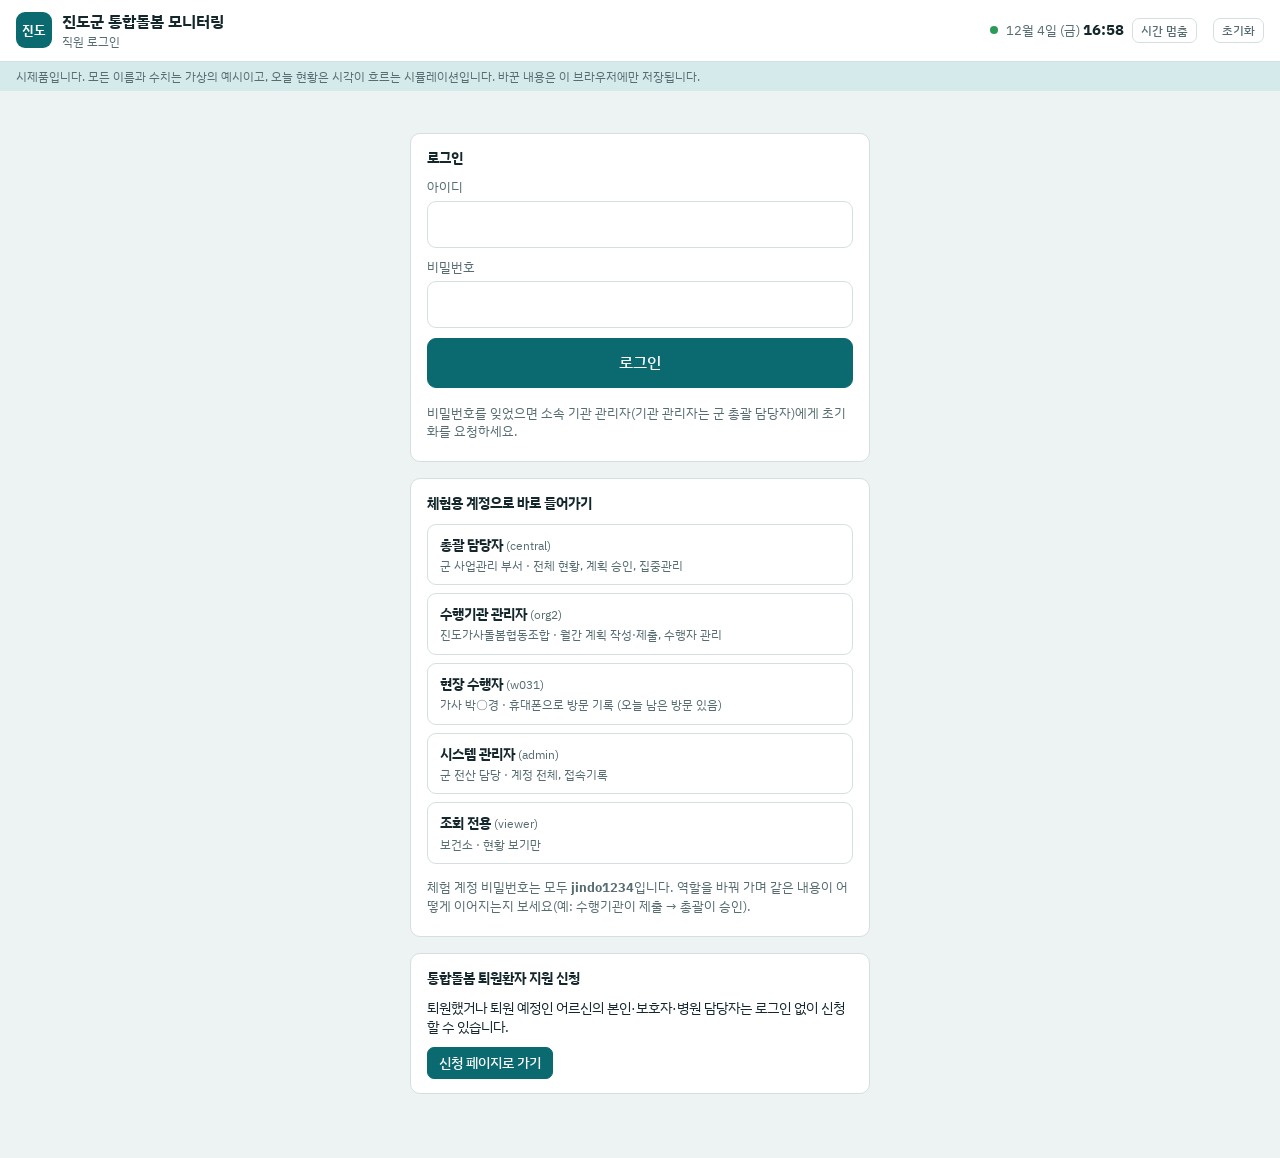
<file: index.html>
<!doctype html><html lang="ko"><head><meta charset="utf-8"><meta http-equiv="refresh" content="0; url=prototype/"><title>진도 통합돌봄 시스템</title></head><body><p><a href="prototype/">시제품으로 이동</a></p></body></html>
</file>
<file: prototype/assets/style.css>
:root{padding-top:env(safe-area-inset-top,0px);padding-bottom:env(safe-area-inset-bottom,0px)}
*,*::before,*::after{box-sizing:border-box}
body{margin:0;font-size:14px}
img{max-width:100%}
[hidden]{display:none!important}
/* Layout: 상단 고정 바(브랜드·탭·시계) → 각 화면은 요약 지표 → 상세(달력/표) → 우측 알림 레일 순 */
:root{
  --bg:#edf2f2;--surface:#ffffff;--surface2:#f4f8f8;--ink:#14272c;--muted:#566c71;--faint:#8b9ea2;--line:#d5dfe0;
  --accent:#0b6970;--accent-ink:#ffffff;--accent-weak:#d5eaea;
  --st-plan:#9cadb1;--st-prog:#2f6fdb;--st-done:#2e9a5a;--st-late:#e08a00;--st-miss:#d33b3b;--st-cancel:#66757a;
  --h0:#2e9a5a;--h1:#e3a21a;--h2:#d33b3b;
  --s0:#2f78c4;--s1:#8b5fbf;--s2:#de8a1f;--s3:#cc4f86;--s4:#3a9a5b;--s5:#36a3ba;--s6:#b5523a;
  --shadow:0 8px 30px rgba(15,40,45,.18);
  --font:"IBM Plex Sans KR","Apple SD Gothic Neo","Malgun Gothic",system-ui,sans-serif;
}
@media (prefers-color-scheme:dark){:root:not([data-theme="light"]){
  --bg:#0e191b;--surface:#152429;--surface2:#1a2c31;--ink:#e2edee;--muted:#9bb0b4;--faint:#6b8287;--line:#293e43;
  --accent:#52c2c8;--accent-ink:#0b1c1e;--accent-weak:#173a3e;
  --st-plan:#5f7276;--st-prog:#5b93ff;--st-done:#4cbf7c;--st-late:#f0a42a;--st-miss:#ff6b6b;--st-cancel:#8a979a;
  --h0:#4cbf7c;--h1:#f0b93a;--h2:#ff6b6b;
  --s0:#5b9be0;--s1:#a885d6;--s2:#efa041;--s3:#e0739f;--s4:#5cba7b;--s5:#55bfd4;--s6:#d97a5f;
  --shadow:0 8px 30px rgba(0,0,0,.5);color-scheme:dark}}
:root[data-theme="dark"]{
  --bg:#0e191b;--surface:#152429;--surface2:#1a2c31;--ink:#e2edee;--muted:#9bb0b4;--faint:#6b8287;--line:#293e43;
  --accent:#52c2c8;--accent-ink:#0b1c1e;--accent-weak:#173a3e;
  --st-plan:#5f7276;--st-prog:#5b93ff;--st-done:#4cbf7c;--st-late:#f0a42a;--st-miss:#ff6b6b;--st-cancel:#8a979a;
  --h0:#4cbf7c;--h1:#f0b93a;--h2:#ff6b6b;
  --s0:#5b9be0;--s1:#a885d6;--s2:#efa041;--s3:#e0739f;--s4:#5cba7b;--s5:#55bfd4;--s6:#d97a5f;
  --shadow:0 8px 30px rgba(0,0,0,.5);color-scheme:dark}
*{box-sizing:border-box}
body{background:var(--bg);color:var(--ink);font-family:var(--font);font-size:14px;line-height:1.45}
body::before{content:"";position:fixed;inset:0 0 auto;height:env(safe-area-inset-top,0px);z-index:30;background:var(--surface)}
button,select,input,textarea{font:inherit;color:inherit}
.num{font-variant-numeric:tabular-nums}
.top{position:sticky;top:env(safe-area-inset-top,0px);z-index:20;background:var(--surface);border-bottom:1px solid var(--line);
  padding-left:max(16px,env(safe-area-inset-left,0px));padding-right:max(16px,env(safe-area-inset-right,0px));padding-block:10px;
  display:flex;flex-wrap:wrap;align-items:center;gap:10px 24px}
.brand{display:flex;align-items:center;gap:10px;min-width:0}
.mark{width:36px;height:36px;border-radius:9px;background:var(--accent);color:var(--accent-ink);display:grid;place-items:center;font-weight:700;font-size:13px;letter-spacing:.02em;flex:none}
.brand h1{margin:0;font-size:16px;font-weight:700;text-wrap:balance}
.brand p{margin:0;font-size:12px;color:var(--muted)}
.tabs{display:flex;gap:4px;background:var(--surface2);border:1px solid var(--line);border-radius:9px;padding:3px}
.tabs button{border:0;background:transparent;padding:6px 14px;border-radius:6px;cursor:pointer;font-weight:600;color:var(--muted)}
.tabs button[aria-selected="true"]{background:var(--accent);color:var(--accent-ink)}
.tabs button .cnt{display:inline-block;margin-left:5px;min-width:18px;padding:0 5px;border-radius:9px;background:var(--st-miss);color:#fff;font-size:11px;line-height:17px}
.clock{margin-left:auto;display:flex;align-items:center;gap:8px;font-size:13px;color:var(--muted)}
.clock b{color:var(--ink);font-size:15px}
.live{width:8px;height:8px;border-radius:50%;background:var(--st-done);box-shadow:0 0 0 0 var(--st-done);animation:pulse 2s infinite}
.live.off{background:var(--faint);animation:none}
@keyframes pulse{0%{box-shadow:0 0 0 0 color-mix(in srgb,var(--st-done) 60%,transparent)}70%{box-shadow:0 0 0 7px transparent}100%{box-shadow:0 0 0 0 transparent}}
@media (prefers-reduced-motion:reduce){.live{animation:none}}
.btn{border:1px solid var(--line);background:var(--surface);padding:5px 11px;border-radius:7px;cursor:pointer;font-weight:500}
.btn:hover{border-color:var(--accent)}
.btn.pri{background:var(--accent);border-color:var(--accent);color:var(--accent-ink)}
.btn.sm{padding:3px 8px;font-size:12px}
:focus-visible{outline:2px solid var(--accent);outline-offset:2px}
.proto{padding-left:max(16px,env(safe-area-inset-left,0px));padding-right:max(16px,env(safe-area-inset-right,0px));padding-block:6px;font-size:12px;color:var(--muted);background:var(--accent-weak)}
main{padding-left:max(16px,env(safe-area-inset-left,0px));padding-right:max(16px,env(safe-area-inset-right,0px));padding-block:18px 40px;max-width:1500px;margin:0 auto;display:flex;flex-direction:column;gap:16px}
.vhead{display:flex;flex-wrap:wrap;align-items:center;gap:10px 16px}
.vhead h2{margin:0;font-size:20px;font-weight:700;text-wrap:balance}
.vhead .sub{color:var(--muted);font-size:13px}
.nav{display:flex;align-items:center;gap:6px}
.seg{display:flex;flex-wrap:wrap;gap:4px}
.seg button{border:1px solid var(--line);background:var(--surface);padding:5px 11px;border-radius:999px;cursor:pointer;font-size:13px}
.seg button[aria-pressed="true"]{background:var(--ink);color:var(--bg);border-color:var(--ink)}
.panel{background:var(--surface);border:1px solid var(--line);border-radius:10px;padding:14px 16px;min-width:0}
.panel h3{margin:0 0 10px;font-size:14px;font-weight:700;display:flex;align-items:center;gap:8px;flex-wrap:wrap}
.panel h3 small{font-weight:400;color:var(--muted);font-size:12px}
.label{font-size:11px;letter-spacing:.06em;color:var(--muted);text-transform:uppercase}
.grid2{display:grid;grid-template-columns:repeat(2,minmax(0,1fr));gap:16px}
@media (max-width:980px){.grid2{grid-template-columns:minmax(0,1fr)}}
.kpis{display:grid;grid-template-columns:repeat(auto-fit,minmax(118px,1fr));gap:10px}
.kpi{background:var(--surface);border:1px solid var(--line);border-radius:10px;padding:10px 12px;display:flex;flex-direction:column;gap:2px}
.kpi .v{font-size:24px;font-weight:700;font-variant-numeric:tabular-nums;line-height:1.15}
.kpi .k{font-size:12px;color:var(--muted);display:flex;align-items:center;gap:6px}
.kpi .d{font-size:12px;color:var(--muted)}
.dot{width:8px;height:8px;border-radius:50%;display:inline-block;flex:none;background:var(--c)}
.svccards{display:grid;grid-template-columns:repeat(7,minmax(0,1fr));gap:10px}
@media (max-width:1200px){.svccards{grid-template-columns:repeat(4,minmax(0,1fr))}}
@media (max-width:640px){.svccards{grid-template-columns:repeat(2,minmax(0,1fr))}}
.svccard{background:var(--surface);border:1px solid var(--line);border-top:3px solid var(--c);border-radius:10px;padding:10px 12px;display:flex;flex-direction:column;gap:3px;min-width:0}
.svccard .n{font-weight:700;font-size:14px}
.svccard .vd{font-size:11px;color:var(--muted);white-space:nowrap;overflow:hidden;text-overflow:ellipsis}
.svccard .v{font-size:22px;font-weight:700;font-variant-numeric:tabular-nums}
.svccard .row{display:flex;justify-content:space-between;font-size:12px;color:var(--muted);font-variant-numeric:tabular-nums}
.svccard .row b{color:var(--ink);font-weight:600}
.chartwrap{overflow-x:auto}
.chartwrap svg{display:block;width:100%;min-width:560px;height:auto}
.chartwrap text{fill:var(--muted);font-size:11px;font-family:var(--font)}
.gridl{stroke:var(--line);stroke-width:1}
.bar{cursor:pointer}
.bar:hover rect{filter:brightness(1.08)}
.legend{display:flex;flex-wrap:wrap;gap:6px 14px;font-size:12px;color:var(--muted)}
.legend span{display:inline-flex;align-items:center;gap:5px}
.tblwrap{overflow:auto}
table{border-collapse:collapse;width:100%;font-variant-numeric:tabular-nums}
th,td{text-align:left;padding:7px 8px;border-bottom:1px solid var(--line);white-space:nowrap}
th{font-size:12px;color:var(--muted);font-weight:600;background:var(--surface)}
td.r,th.r{text-align:right}
.heat td.hc{text-align:center;font-size:12px;cursor:pointer;border:2px solid var(--surface);border-radius:4px;padding:6px 4px}
.heat td.hc:hover{outline:2px solid var(--accent);outline-offset:-2px}
.hbar{height:8px;border-radius:4px;background:var(--surface2);overflow:hidden;display:flex}
.hbar i{display:block;height:100%}
.emdrow{display:grid;grid-template-columns:64px minmax(0,1fr) 120px;gap:10px;align-items:center;font-size:13px;padding:5px 0}
.emdrow .hbar{height:12px}
.emdrow .r{text-align:right;color:var(--muted);font-variant-numeric:tabular-nums}
/* month */
.cal{display:grid;grid-template-columns:repeat(7,minmax(0,1fr));gap:4px;min-width:860px}
.cal .wh{font-size:12px;color:var(--muted);text-align:center;padding:4px 0;font-weight:600}
.cal .wh.sun{color:var(--st-miss)}
.cday{background:var(--surface);border:1px solid var(--line);border-radius:8px;padding:6px 7px;min-height:132px;cursor:pointer;display:flex;flex-direction:column;gap:2px;text-align:left}
.cday:hover{border-color:var(--accent)}
.cday.empty{background:transparent;border:0;cursor:default}
.cday.today{border:2px solid var(--accent)}
.cday.fut{background:var(--surface2)}
.cday .dh{display:flex;justify-content:space-between;align-items:center;font-size:13px;font-weight:700;margin-bottom:2px}
.cday .dh .sun{color:var(--st-miss)}
.cday .dh .sat{color:var(--st-prog)}
.rate{font-size:11px;font-weight:600;padding:0 5px;border-radius:5px;background:color-mix(in srgb,var(--c) 18%,transparent);color:var(--ink)}
.cl{display:flex;align-items:center;gap:5px;font-size:11.5px;line-height:1.35;font-variant-numeric:tabular-nums;color:var(--muted)}
.cl b{color:var(--ink);font-weight:600;margin-left:auto}
.cl .mx{color:var(--st-miss);font-weight:700}
.cl .sw{width:7px;height:7px;border-radius:2px;background:var(--c);flex:none}
.big{font-size:22px;font-weight:700;font-variant-numeric:tabular-nums;margin-top:auto}
.pchip{display:flex;align-items:center;gap:4px;font-size:11.5px;padding:1px 6px;border-radius:5px;background:color-mix(in srgb,var(--c) 15%,transparent)}
.pchip .dot{width:7px;height:7px}
.mlay{display:grid;grid-template-columns:minmax(0,1fr) 300px;gap:16px;align-items:start}
@media (max-width:1100px){.mlay{grid-template-columns:minmax(0,1fr)}}
.wgrid td{padding:3px 2px;text-align:center;font-size:11px;border-bottom:1px solid var(--line)}
.wgrid td.wn{text-align:left;padding:3px 8px;font-size:12px;position:sticky;left:0;background:var(--surface)}
.wgrid th{text-align:center;padding:4px 2px;font-size:11px}
.wc{display:block;min-width:22px;padding:2px 0;border-radius:4px;cursor:pointer}
.wc.ok{background:color-mix(in srgb,var(--st-done) 22%,transparent)}
.wc.bad{background:color-mix(in srgb,var(--st-miss) 30%,transparent);font-weight:700}
.wc.lt{background:color-mix(in srgb,var(--st-late) 30%,transparent)}
.wc.pl{background:var(--surface2);color:var(--muted)}
.ctl{display:flex;flex-wrap:wrap;gap:8px;align-items:center}
.ctl select,.ctl input[type=search],.ctl input[type=text]{border:1px solid var(--line);background:var(--surface);border-radius:7px;padding:5px 8px;min-width:0}
.ctl label{display:inline-flex;align-items:center;gap:5px;font-size:13px;color:var(--muted)}
/* day */
.svcbars{display:grid;grid-template-columns:repeat(auto-fit,minmax(190px,1fr));gap:8px 18px}
.sb{display:flex;flex-direction:column;gap:4px;font-size:12px}
.sb .t{display:flex;justify-content:space-between;color:var(--muted);font-variant-numeric:tabular-nums}
.sb .t b{color:var(--ink)}
.dlay{display:grid;grid-template-columns:minmax(0,1fr) 330px;gap:16px;align-items:start}
@media (max-width:1150px){.dlay{grid-template-columns:minmax(0,1fr)}}
.ptbl{max-height:68vh;overflow:auto;border:1px solid var(--line);border-radius:8px}
.ptbl table th{position:sticky;top:0;z-index:2;background:var(--surface2)}
.ptbl td{padding:5px 6px}
.ptbl tr.pr{cursor:pointer}
.ptbl tr.pr:hover td{background:var(--surface2)}
.pname{display:flex;flex-direction:column;gap:1px}
.pname b{font-weight:600}
.pname small{color:var(--muted);font-size:11px}
.tag{font-style:normal;font-size:10.5px;padding:0 5px;border-radius:4px;border:1px solid var(--line);color:var(--muted);margin-left:4px}
.risk{font-style:normal;font-size:10.5px;font-weight:700;padding:0 6px;border-radius:4px;margin-left:4px;color:#fff;background:var(--c)}
.chip{display:inline-flex;align-items:center;gap:5px;font-size:11.5px;padding:3px 7px;border-radius:6px;background:color-mix(in srgb,var(--c) 15%,transparent);border:1px solid color-mix(in srgb,var(--c) 35%,transparent);line-height:1.2;font-variant-numeric:tabular-nums;white-space:nowrap}
.chip.warn{border:1.5px solid var(--h2);box-shadow:0 0 0 1px color-mix(in srgb,var(--h2) 25%,transparent)}
.chip .hd{width:8px;height:8px;border-radius:50%;background:var(--hc)}
.chip .tm{color:var(--muted)}
.chip .ex{color:var(--h2);font-weight:800}
.none{color:var(--faint);text-align:center}
.st-plan{--c:var(--st-plan)}.st-prog{--c:var(--st-prog)}.st-done{--c:var(--st-done)}.st-late{--c:var(--st-late)}.st-miss{--c:var(--st-miss)}.st-cancel{--c:var(--st-cancel)}
.rail{display:flex;flex-direction:column;gap:16px;min-width:0}
.al{display:flex;gap:9px;padding:8px 0;border-bottom:1px solid var(--line);cursor:pointer}
.al:last-child{border-bottom:0}
.al .sev{flex:none;width:4px;border-radius:2px;background:var(--c)}
.al .tx{font-size:12.5px;min-width:0}
.al .tx b{font-weight:600}
.al .tx small{display:block;color:var(--muted);font-size:11.5px}
.feed{display:flex;flex-direction:column;max-height:340px;overflow:auto}
.fe{display:grid;grid-template-columns:42px minmax(0,1fr);gap:8px;padding:5px 0;font-size:12.5px;border-bottom:1px dashed var(--line)}
.fe .tm{color:var(--muted);font-variant-numeric:tabular-nums}
.empty-note{color:var(--muted);font-size:13px;padding:6px 0}
/* timeline */
.tl{display:flex;flex-direction:column;gap:3px;min-width:720px}
.tlr{display:grid;grid-template-columns:150px minmax(0,1fr);gap:8px;align-items:center}
.tlr .wl{font-size:12px;display:flex;justify-content:space-between;gap:6px}
.tlr .wl small{color:var(--muted)}
.track{position:relative;height:20px;background:var(--surface2);border-radius:4px}
.seg2{position:absolute;top:3px;bottom:3px;border-radius:3px;background:var(--c);min-width:4px}
.seg2.w{outline:2px solid var(--h2);outline-offset:1px}
.nowl{position:absolute;top:-2px;bottom:-2px;width:2px;background:var(--ink);opacity:.7}
.axis{position:relative;height:16px;font-size:11px;color:var(--muted)}
.axis span{position:absolute;transform:translateX(-50%)}
/* drawer */
.scrim{position:fixed;inset:0;background:rgba(10,25,28,.35);z-index:40}
.drawer{position:fixed;top:0;right:0;bottom:0;width:min(460px,100vw);background:var(--surface);z-index:41;box-shadow:var(--shadow);overflow:auto;
  padding-top:calc(16px + env(safe-area-inset-top,0px));padding-bottom:calc(24px + env(safe-area-inset-bottom,0px));padding-left:18px;padding-right:max(18px,env(safe-area-inset-right,0px));display:flex;flex-direction:column;gap:14px}
.drawer h2{margin:0;font-size:20px}
.facts{display:grid;grid-template-columns:repeat(2,minmax(0,1fr));gap:6px 14px;font-size:13px}
.facts div span{color:var(--muted);margin-right:6px}
.svl{display:flex;flex-direction:column;gap:6px}
.svl .it{display:grid;grid-template-columns:10px minmax(0,1fr) auto;gap:8px;align-items:center;font-size:13px}
.svl .it small{color:var(--muted);display:block;font-size:11.5px}
.tline{display:flex;flex-direction:column;gap:6px}
.tline .ti{display:grid;grid-template-columns:46px minmax(0,1fr);gap:8px;font-size:13px;align-items:start}
.hgrid{display:grid;gap:2px;font-size:10px;color:var(--muted)}
.hgrid i{display:block;height:12px;border-radius:2px;background:var(--surface2)}
.hgrid i.g0{background:var(--h0)}.hgrid i.g1{background:var(--h1)}.hgrid i.g2{background:var(--h2)}
.hgrid i.gm{background:transparent;border:2px solid var(--st-miss)}.hgrid i.gc{background:var(--st-cancel);opacity:.5}.hgrid i.gp{background:color-mix(in srgb,var(--st-plan) 40%,transparent)}
.reasons{margin:0;padding-left:18px;font-size:13px;display:flex;flex-direction:column;gap:3px}
/* care */
.clay{display:grid;grid-template-columns:minmax(0,1.35fr) minmax(0,1fr);gap:16px;align-items:start}
@media (max-width:1100px){.clay{grid-template-columns:minmax(0,1fr)}}
.ctbl td{white-space:normal;vertical-align:top}
.ctbl select,.ctbl input{border:1px solid var(--line);background:var(--surface);border-radius:6px;padding:3px 6px;font-size:12.5px;max-width:100%}
.rep{border:1px solid var(--line);border-radius:8px;padding:10px 12px;display:flex;flex-direction:column;gap:4px;font-size:13px}
.rep .h{display:flex;justify-content:space-between;gap:8px;flex-wrap:wrap}
.rep .needs{display:flex;gap:4px;flex-wrap:wrap}
.form{display:grid;grid-template-columns:repeat(2,minmax(0,1fr));gap:8px}
.form label{display:flex;flex-direction:column;gap:3px;font-size:12px;color:var(--muted)}
.form .full{grid-column:1/-1}
.form input,.form select,.form textarea{border:1px solid var(--line);background:var(--surface);border-radius:7px;padding:6px 8px;color:var(--ink);font-size:13px}
.checks{display:flex;flex-wrap:wrap;gap:6px 12px}
.checks label{flex-direction:row;align-items:center;gap:4px;color:var(--ink);font-size:13px}
.rules{margin:0;padding-left:18px;font-size:13px;display:flex;flex-direction:column;gap:4px}
.toast{position:fixed;left:50%;bottom:calc(20px + env(safe-area-inset-bottom,0px));transform:translateX(-50%);background:var(--ink);color:var(--bg);padding:8px 14px;border-radius:8px;z-index:60;font-size:13px}
/* ---------- 로그인 후 화면: 사용자 표시, 도움말, 긴급 띠, 모달, 계획 ---------- */
.userchip{font-size:12.5px;color:var(--muted);white-space:nowrap}
.userchip b{color:var(--ink)}
.help{display:flex;align-items:center;justify-content:space-between;gap:12px;flex-wrap:wrap;background:var(--accent-weak);border:1px solid color-mix(in srgb,var(--accent) 30%,transparent);border-radius:10px;padding:10px 14px;font-size:13.5px}
.help b{margin-right:6px}
#banner{display:flex;flex-direction:column}
.emg{display:flex;align-items:center;gap:10px 14px;flex-wrap:wrap;background:color-mix(in srgb,var(--st-miss) 14%,var(--surface));border-bottom:1px solid color-mix(in srgb,var(--st-miss) 45%,transparent);padding-block:9px;padding-left:max(16px,env(safe-area-inset-left,0px));padding-right:max(16px,env(safe-area-inset-right,0px));font-size:13.5px}
.emg>b{background:var(--st-miss);color:#fff;border-radius:5px;padding:1px 8px;font-size:12.5px}
.emg small{display:block;color:var(--muted);font-size:12px}
.emg span{min-width:0;flex:1}
.emg .emg-a{flex:none;display:flex;gap:6px}
.pill{display:inline-block;font-size:11.5px;font-weight:700;padding:1px 8px;border-radius:999px;background:color-mix(in srgb,var(--c) 18%,transparent);border:1px solid color-mix(in srgb,var(--c) 45%,transparent);color:var(--ink);white-space:nowrap}
.modal{position:fixed;z-index:51;left:50%;top:50%;transform:translate(-50%,-50%);width:min(480px,calc(100vw - 32px));max-height:calc(100vh - 32px);overflow:auto;background:var(--surface);border-radius:12px;box-shadow:var(--shadow);padding:18px 20px;display:flex;flex-direction:column;gap:10px}
#modalbox .scrim{z-index:50}
.modal h2{margin:0;font-size:17px;text-wrap:balance}
.modal p{margin:0;font-size:14px}
.mact{display:flex;justify-content:flex-end;gap:8px;margin-top:4px}
.tempw{display:flex;flex-wrap:wrap;align-items:center;gap:8px 16px;background:var(--surface2);border:1px dashed var(--line);border-radius:8px;padding:10px 12px;font-size:14px}
.tempw b{font-size:16px}
.planbox{display:flex;flex-direction:column;gap:10px}
.stepper{display:flex;flex-wrap:wrap;gap:6px;margin:0;padding:0;list-style:none}
.stepper li{display:flex;align-items:center;gap:6px;font-size:13px;color:var(--muted);padding:4px 10px 4px 4px;border-radius:999px;background:var(--surface2)}
.stepper li span{width:22px;height:22px;border-radius:50%;display:grid;place-items:center;font-size:12px;font-weight:700;background:var(--line);color:var(--ink)}
.stepper li.done span{background:var(--st-done);color:#fff}
.stepper li.cur{background:var(--accent-weak);color:var(--ink);font-weight:600}
.stepper li.cur span{background:var(--accent);color:var(--accent-ink)}
.planmsg{margin:0;font-size:14px}
.planmsg.bad{color:var(--ink);background:color-mix(in srgb,var(--st-miss) 12%,transparent);padding:8px 10px;border-radius:8px}
.chk{display:grid;grid-template-columns:76px minmax(0,1fr);gap:4px 10px;padding:8px 0;border-bottom:1px solid var(--line);font-size:13.5px}
.chk:last-child{border-bottom:0}
.chk>b{font-size:12px;text-align:center;border-radius:6px;padding:2px 0;align-self:start}
.chk.ok>b{background:color-mix(in srgb,var(--st-done) 20%,transparent)}
.chk.warn>b{background:color-mix(in srgb,var(--st-late) 25%,transparent)}
.chk ul{grid-column:2;margin:0;padding-left:16px;font-size:12.5px;color:var(--muted)}
fieldset.tools{border:0;margin:0;padding:0;display:flex;flex-direction:column;gap:12px;min-width:0}
fieldset.tools[disabled]{opacity:.5}
.tool{display:flex;flex-direction:column;gap:5px}
.tool small{color:var(--muted);font-size:12px}
.tool input,.tool select{border:1px solid var(--line);background:var(--surface);border-radius:7px;padding:4px 6px;min-width:0}
.wc.sel{outline:2px solid var(--accent);outline-offset:0}
.pd{display:flex;flex-direction:column;gap:6px;padding:10px 0;border-bottom:1px solid var(--line)}
.pd:last-child{border-bottom:0}
.pd input,.pd select{border:1px solid var(--line);background:var(--surface);border-radius:7px;padding:4px 6px;min-width:0;max-width:100%}
.warnx{color:var(--st-late);font-weight:600}
.okx{color:var(--st-done);font-weight:600}
.ctbl details{margin-top:4px}
.ctbl details ul{margin:4px 0 0;padding-left:16px;color:var(--muted)}
@media (max-width:700px){.userchip{display:none}}
/* ---------- 시제품 전용: 로그인, 현장 앱 ---------- */
.lwrap{display:grid;place-items:start center;padding-block:24px}
.lbox{width:min(460px,100%);display:flex;flex-direction:column;gap:16px}
.lform{display:flex;flex-direction:column;gap:10px}
.lform label{display:flex;flex-direction:column;gap:4px;font-size:13px;color:var(--muted)}
.lform input{font-size:16px;padding:11px 12px;border:1px solid var(--line);border-radius:9px;background:var(--surface);color:var(--ink)}
.lform button{font-size:16px;padding:12px;border-radius:9px}
.err{background:color-mix(in srgb,var(--st-miss) 14%,var(--surface));border:1px solid color-mix(in srgb,var(--st-miss) 40%,transparent);border-radius:8px;padding:9px 12px;font-size:14px}
.demo{display:flex;flex-direction:column;gap:8px}
.demo button{display:flex;flex-direction:column;align-items:flex-start;gap:2px;text-align:left;width:100%;padding:10px 12px;border:1px solid var(--line);border-radius:9px;background:var(--surface);color:var(--ink);cursor:pointer}
.demo button:hover{border-color:var(--accent)}
.demo button b{font-size:14px}
.demo button small{font-weight:400;color:var(--muted)}
.demo button span{font-size:12px;color:var(--muted)}
.fwrap{max-width:560px;width:100%;margin:0 auto;display:flex;flex-direction:column;gap:12px;font-size:15px}
.fhead{display:flex;flex-direction:column;gap:2px}
.fhead b{font-size:18px}
.fhead span{font-size:13px;color:var(--muted)}
.sum{display:grid;grid-template-columns:repeat(4,minmax(0,1fr));gap:6px}
.sum div{background:var(--surface);border:1px solid var(--line);border-radius:9px;padding:8px;text-align:center}
.sum b{display:block;font-size:20px;font-variant-numeric:tabular-nums}
.sum span{font-size:12px;color:var(--muted)}
.card{background:var(--surface);border:1px solid var(--line);border-radius:12px;padding:12px 14px;display:flex;flex-direction:column;gap:8px}
.card.done{opacity:.75}
.card .top1{display:flex;justify-content:space-between;align-items:center;gap:8px}
.card .tm{font-size:18px;font-weight:700;font-variant-numeric:tabular-nums}
.card .nm{font-size:17px;font-weight:700}
.meta{font-size:13px;color:var(--muted)}
.acts{display:flex;gap:8px}
.acts button{flex:1;padding:12px 8px;font-size:16px;font-weight:700;border-radius:10px;border:1px solid var(--line);background:var(--surface);color:var(--ink);cursor:pointer}
.acts .go{background:var(--accent);border-color:var(--accent);color:var(--accent-ink)}
.acts .end{background:var(--st-done);border-color:var(--st-done);color:#fff}
.acts .emgb2{background:var(--st-miss);border-color:var(--st-miss);color:#fff}
.acts2{display:flex;justify-content:space-between;align-items:center;gap:8px}
.acts2 button{border:1px solid var(--line);background:var(--surface);color:var(--ink);border-radius:8px;padding:7px 12px;font-size:14px;cursor:pointer}
.acts2 .emgb{margin-left:auto;border-color:color-mix(in srgb,var(--st-miss) 55%,transparent);color:var(--st-miss);font-weight:700}
.sheet{position:fixed;left:0;right:0;bottom:0;z-index:50;background:var(--surface);border-radius:16px 16px 0 0;box-shadow:var(--shadow);max-height:88vh;overflow:auto;
  padding:16px max(16px,env(safe-area-inset-right,0px)) calc(20px + env(safe-area-inset-bottom,0px)) max(16px,env(safe-area-inset-left,0px));display:flex;flex-direction:column;gap:12px;max-width:560px;margin:0 auto}
#sheetbox .scrim{z-index:49}
.hbtns{display:grid;grid-template-columns:repeat(3,1fr);gap:8px}
.hbtns button{padding:16px 6px;border-radius:12px;border:2px solid var(--line);background:var(--surface);color:var(--ink);font-size:17px;font-weight:700;cursor:pointer}
.hbtns button[aria-pressed="true"]{border-color:var(--hc);background:color-mix(in srgb,var(--hc) 18%,var(--surface))}
.fl{display:flex;flex-wrap:wrap;gap:8px}
.fl label{display:flex;align-items:center;gap:6px;border:1px solid var(--line);border-radius:999px;padding:7px 12px;font-size:14px}
.sheet textarea,.sheet input,.sheet select{width:100%;font-size:15px;padding:9px 10px;border:1px solid var(--line);border-radius:9px;background:var(--surface);color:var(--ink)}
.sheet .fl input,.sheet .checks input{width:auto}
.sheet label.label{display:flex;flex-direction:column;gap:4px;text-transform:none;letter-spacing:0;font-size:13px}
.fab{position:fixed;right:max(16px,env(safe-area-inset-right,0px));bottom:calc(16px + env(safe-area-inset-bottom,0px));z-index:30;border-radius:999px;padding:13px 18px;font-weight:700;background:var(--ink);color:var(--bg);border:0;box-shadow:var(--shadow);cursor:pointer}
.clock .btn{white-space:nowrap}
#who{display:flex;gap:6px;align-items:center}
@media (max-width:900px){.clock{margin-left:0;flex-wrap:wrap}}
.dcrow{display:flex;flex-wrap:wrap;gap:6px 10px;align-items:center;font-size:12.5px;color:var(--muted)}
.rep.soon{border-color:color-mix(in srgb,var(--st-late) 55%,transparent)}
/* ---------- 퇴원환자 지원: 신청 페이지·처리 화면 ---------- */
.apply{max-width:720px;width:100%;margin:0 auto;display:flex;flex-direction:column;gap:16px}
.ahead{display:flex;flex-direction:column;gap:8px}
.ahead h2{margin:0;font-size:24px;text-wrap:balance}
.ahead p{margin:0;font-size:15px;max-width:62ch}
.dcsteps{display:grid;grid-template-columns:repeat(4,minmax(0,1fr));gap:8px;margin:4px 0 0;padding:0;list-style:none}
.dcsteps li{display:flex;align-items:center;gap:8px;background:var(--surface);border:1px solid var(--line);border-radius:10px;padding:8px 10px;font-size:13.5px;font-weight:600}
.dcsteps li b{flex:none;width:24px;height:24px;border-radius:50%;display:grid;place-items:center;background:var(--accent);color:var(--accent-ink);font-size:12px}
.dcsteps li small{display:block;font-weight:400;font-size:11.5px;color:var(--muted)}
@media (max-width:560px){.dcsteps{grid-template-columns:repeat(2,minmax(0,1fr))}}
.consent{font-size:13px;color:var(--ink);background:var(--surface2);border:1px solid var(--line);border-radius:8px;padding:9px 11px}
.consent input{margin-right:4px}
.okcard{border-color:color-mix(in srgb,var(--st-done) 55%,transparent);background:color-mix(in srgb,var(--st-done) 8%,var(--surface))}
.okcard p{margin:0 0 8px;font-size:14px}
.okcard b.num{font-size:20px}
.applylink p{margin:0 0 10px;font-size:13.5px}
.replist{display:flex;flex-direction:column;gap:10px}
.rep input[data-repmemo]{border:1px solid var(--line);background:var(--surface);border-radius:7px;padding:5px 8px;font-size:12.5px;width:100%}
.dcprog{display:flex;gap:4px;margin:0;padding:0;list-style:none;flex-wrap:wrap}
.dcprog li{font-size:11.5px;padding:1px 8px;border-radius:999px;background:var(--surface2);color:var(--muted)}
.dcprog li.done{background:color-mix(in srgb,var(--st-done) 18%,transparent);color:var(--ink)}
.dcprog li.cur{background:var(--accent);color:var(--accent-ink);font-weight:700}
.dcal{display:flex;align-items:center;gap:10px 14px;flex-wrap:wrap;background:color-mix(in srgb,var(--st-late) 13%,var(--surface));border-bottom:1px solid color-mix(in srgb,var(--st-late) 45%,transparent);padding-block:9px;padding-left:max(16px,env(safe-area-inset-left,0px));padding-right:max(16px,env(safe-area-inset-right,0px));font-size:13.5px}
.dcal>b{background:var(--st-late);color:#1d1300;border-radius:5px;padding:1px 8px;font-size:12.5px;white-space:nowrap}
.dcal small{display:block;color:var(--muted);font-size:12px}
.dcal span{min-width:0;flex:1}
.dcal .emg-a{flex:none;display:flex;gap:6px}
.dcal.new{animation:dcflash 1.2s ease-out 2}
@keyframes dcflash{0%{background:color-mix(in srgb,var(--st-late) 40%,var(--surface))}100%{background:color-mix(in srgb,var(--st-late) 13%,var(--surface))}}
@media (prefers-reduced-motion:reduce){.dcal.new{animation:none}}
.dcinfo{display:grid;grid-template-columns:repeat(2,minmax(0,1fr));gap:4px 14px;font-size:13px}
.dcinfo b{color:var(--muted);font-weight:600;margin-right:4px}
@media (max-width:520px){.dcinfo{grid-template-columns:minmax(0,1fr)}}
.dcwhy{margin:0;font-size:14px;background:var(--surface2);border-radius:8px;padding:8px 10px}
/* ---------- 현장 앱: 월별 방문 달력 ---------- */
.fcal{display:flex;flex-direction:column;gap:10px;margin-top:8px}
.fcal-h{display:flex;align-items:center;justify-content:space-between;gap:8px}
.fcal-h h3{margin:0;font-size:16px}
.fcal-s{display:flex;align-items:center;gap:8px;flex-wrap:wrap;font-size:13.5px}
.fgrid{display:grid;grid-template-columns:repeat(7,minmax(0,1fr));gap:4px}
.fwd{text-align:center;font-size:12px;color:var(--muted);font-weight:600;padding:2px 0}
.fwd.sun,.fday .dn.sun{color:var(--st-miss)}
.fwd.sat,.fday .dn.sat{color:var(--st-prog)}
.fday{position:relative;display:flex;flex-direction:column;align-items:center;justify-content:flex-start;gap:3px;min-height:52px;padding:5px 2px;border:1px solid var(--line);border-radius:8px;background:var(--surface);color:var(--ink);cursor:pointer;font:inherit}
.fday .dn{font-size:13.5px;font-weight:600;font-variant-numeric:tabular-nums}
.fday.past{background:var(--surface2)}
.fday.none{opacity:.55}
.fday.today{border:2px solid var(--accent)}
.fday.sel{outline:2px solid var(--ink);outline-offset:1px}
.fm{display:inline-block;min-width:22px;padding:0 5px;border-radius:999px;font-style:normal;font-size:11px;font-weight:700;line-height:17px;text-align:center;font-variant-numeric:tabular-nums}
.fm.ok{background:color-mix(in srgb,var(--st-done) 22%,transparent);color:var(--ink)}
.fm.bad{background:var(--st-miss);color:#fff}
.fm.now{background:var(--accent);color:var(--accent-ink)}
.fm.plan{background:color-mix(in srgb,var(--st-plan) 30%,transparent);color:var(--ink)}
.fchg{position:absolute;top:4px;right:4px;width:7px;height:7px;border-radius:50%;background:var(--st-late);display:inline-block}
.fcal .legend{font-size:11.5px;gap:4px 10px}
.fcal .legend .fm{margin-right:3px}
.fdlist{display:flex;flex-direction:column;gap:6px;border-top:1px solid var(--line);padding-top:10px}
.fdlist h4{margin:0;font-size:14px}
.fdrow{display:grid;grid-template-columns:44px minmax(0,1fr) auto;gap:4px 8px;align-items:center;font-size:13.5px;padding:6px 0;border-bottom:1px dashed var(--line)}
.fdrow .who small{color:var(--muted);font-size:11.5px}
.fdrow .btn,.fdrow .meta{grid-column:2 / -1;justify-self:start}

/* ---------- AI 기능 (ai.js): 당직 띠, 도우미 대화창, 당직 보고, AI 설정 ---------- */
:root{--ai:#6a4fd6;--ai-ink:#ffffff}
@media (prefers-color-scheme:dark){:root:not([data-theme="light"]){--ai:#a990ff;--ai-ink:#160c33}}
:root[data-theme="dark"]{--ai:#a990ff;--ai-ink:#160c33}
.aiduty{display:flex;align-items:center;gap:10px 14px;flex-wrap:wrap;background:color-mix(in srgb,var(--ai) 13%,var(--surface));border-bottom:1px solid color-mix(in srgb,var(--ai) 45%,transparent);padding-block:9px;padding-left:max(16px,env(safe-area-inset-left,0px));padding-right:max(16px,env(safe-area-inset-right,0px));font-size:13.5px}
.aiduty>b{background:var(--ai);color:var(--ai-ink);border-radius:5px;padding:1px 8px;font-size:12.5px;white-space:nowrap}
.aiduty span{min-width:0;flex:1}
.aiduty small{display:block;color:var(--muted);font-size:12px}
.aiduty .emg-a{flex:none;display:flex;gap:6px}
.aibtn{border-color:color-mix(in srgb,var(--ai) 60%,transparent);color:var(--ai);font-weight:700}
.aibtn.on{background:var(--ai);border-color:var(--ai);color:var(--ai-ink)}
.aidraftbtn{margin-left:6px;border-color:color-mix(in srgb,var(--ai) 60%,transparent);color:var(--ai);font-weight:700}
.form label .aidraftbtn{align-self:flex-start;margin:0 0 2px}
.aifab{position:fixed;z-index:45;right:max(16px,env(safe-area-inset-right,0px));bottom:calc(16px + env(safe-area-inset-bottom,0px));display:flex;align-items:center;gap:7px;border:0;border-radius:999px;padding:11px 17px;background:var(--ai);color:var(--ai-ink);font-weight:700;font-size:14px;box-shadow:var(--shadow);cursor:pointer}
.aidot{width:9px;height:9px;border-radius:50%;background:currentColor;opacity:.85}
.aipanel{position:fixed;z-index:46;right:max(16px,env(safe-area-inset-right,0px));bottom:calc(16px + env(safe-area-inset-bottom,0px));width:min(420px,calc(100vw - 32px));height:min(640px,calc(100vh - 96px));background:var(--surface);border:1px solid var(--line);border-radius:14px;box-shadow:var(--shadow);display:flex;flex-direction:column;overflow:hidden}
.aipanel header{display:flex;align-items:center;gap:8px;padding:10px 12px;border-bottom:1px solid var(--line);background:color-mix(in srgb,var(--ai) 10%,var(--surface))}
.aipanel header b{color:var(--ai);white-space:nowrap}
.aipanel header small{flex:1;min-width:0;color:var(--muted);font-size:11.5px;overflow:hidden;text-overflow:ellipsis;white-space:nowrap}
.aimsgs{flex:1;overflow:auto;padding:12px;display:flex;flex-direction:column;gap:10px}
.aim{max-width:94%;border-radius:11px;padding:8px 11px;font-size:13.5px;line-height:1.5}
.aim p{margin:0 0 6px}.aim p:last-child{margin-bottom:0}
.aim.me{align-self:flex-end;background:var(--ai);color:var(--ai-ink)}
.aim.ai{align-self:flex-start;background:var(--surface2);border:1px solid var(--line)}
.aim a{color:var(--accent);font-weight:600}
.aimeta{display:block;margin-top:6px;color:var(--faint);font-size:11px}
.aiol,.aiul{margin:4px 0 6px;padding-left:20px;display:flex;flex-direction:column;gap:4px}
.aiul small,.aiol small{color:var(--muted)}
.aimuted{color:var(--muted);font-size:12px}
.aidraft{white-space:pre-wrap;background:var(--surface);border:1px dashed color-mix(in srgb,var(--ai) 55%,transparent);border-radius:8px;padding:8px 10px;font-size:13px;margin:4px 0}
.aichips{display:flex;gap:6px;padding:8px 12px;border-top:1px solid var(--line);overflow-x:auto;flex:none}
.aichips button{flex:none;border:1px solid var(--line);background:var(--surface);color:var(--ink);border-radius:999px;padding:4px 10px;font-size:12.5px;cursor:pointer;white-space:nowrap}
.aichips button:hover{border-color:var(--ai);color:var(--ai)}
.aiin{display:flex;gap:6px;padding:8px 12px 6px;flex:none}
.aiin input{flex:1;min-width:0;border:1px solid var(--line);background:var(--surface);color:var(--ink);border-radius:8px;padding:7px 9px}
.aipriv{margin:0;padding:0 12px 8px;font-size:11px;color:var(--faint)}
.modal.wide{width:min(780px,calc(100vw - 32px))}
.aireport{display:flex;flex-direction:column;gap:10px}
.aireport h2 small{display:block;font-size:12px;font-weight:400;color:var(--muted);margin-top:2px}
.aireport h3{margin:4px 0 0;font-size:14px}.aireport h3 small{font-weight:400;color:var(--muted);font-size:12px}
.aisum{background:color-mix(in srgb,var(--ai) 10%,var(--surface));border:1px solid color-mix(in srgb,var(--ai) 35%,transparent);border-radius:9px;padding:9px 12px}
.ailist{list-style:none;margin:0;padding:0;display:flex;flex-direction:column;gap:8px}
.aiitem{border:1px solid var(--line);border-radius:9px;padding:9px 11px;display:flex;flex-direction:column;gap:4px;font-size:13px}
.aiitem.hand{border-color:color-mix(in srgb,var(--st-late) 55%,transparent)}
.aiitem.urg{border-color:color-mix(in srgb,var(--st-miss) 60%,transparent);background:color-mix(in srgb,var(--st-miss) 5%,var(--surface))}
.aiitem.ack{opacity:.6}
.aiitem small{color:var(--muted)}
.aih{display:flex;align-items:center;gap:8px;flex-wrap:wrap}.aih .aitm{margin-left:auto;color:var(--muted);font-size:12px}
.aiact{display:flex;gap:6px;justify-content:flex-end}
.aibox2{background:var(--surface2);border:1px solid var(--line);border-radius:9px;padding:9px 12px;font-size:13px;color:var(--ink)}
.aibox2 ul{margin:6px 0;padding-left:18px}.aibox2 small{display:block;color:var(--muted)}
.aiset{display:flex;flex-direction:column;gap:16px;margin-top:14px}
.aiswitch{display:flex;flex-wrap:wrap;align-items:center;gap:4px 14px;padding:5px 0}
.aiswitch label{display:inline-flex;align-items:center;gap:6px}
.aiswitch input[type=number]{border:1px solid var(--line);background:var(--surface);color:var(--ink);border-radius:6px;padding:3px 6px}
.aiset table{width:100%;border-collapse:collapse;font-size:13px}
.aiset th,.aiset td{text-align:left;padding:7px 8px;border-bottom:1px solid var(--line);vertical-align:top}
.aiset th{font-size:12px;color:var(--muted);font-weight:600;white-space:nowrap}
.aiset select{border:1px solid var(--line);background:var(--surface);color:var(--ink);border-radius:6px;padding:4px 6px;max-width:220px}
.aiurl{max-width:220px;word-break:break-all;color:var(--muted)}
.aibtns{white-space:nowrap}.aibtns .btn{margin-left:4px}
.ailv{display:grid;grid-template-columns:repeat(auto-fit,minmax(200px,1fr));gap:8px;margin-bottom:12px}
.ailv label{display:grid;grid-template-columns:auto 1fr;gap:2px 8px;border:1px solid var(--line);border-radius:9px;padding:9px 11px;cursor:pointer;font-size:13px}
.ailv label.on{border-color:var(--ai);background:color-mix(in srgb,var(--ai) 8%,var(--surface))}
.ailv input{grid-row:span 2;margin-top:3px}.ailv span{color:var(--muted);font-size:12px}
.aicols{display:grid;grid-template-columns:repeat(auto-fit,minmax(260px,1fr));gap:12px 24px;margin-top:8px}
.aick{display:flex;align-items:flex-start;gap:6px;padding:4px 0;font-size:13px}
.aineg{margin:6px 0 0;padding-left:18px;font-size:13px;color:var(--muted)}
.aict{display:flex;gap:6px;align-items:center;margin-top:6px;font-size:12px;color:var(--muted)}
.aict input{flex:1;min-width:0;border:1px solid var(--line);background:var(--surface);color:var(--ink);border-radius:6px;padding:5px 7px}
.aipr{border:1px solid var(--line);border-radius:8px;padding:6px 10px;margin-top:6px}
.aipr summary{cursor:pointer;font-size:13px;font-weight:600}
.aipr textarea{width:100%;margin-top:6px;border:1px solid var(--line);background:var(--surface);color:var(--ink);border-radius:6px;padding:6px 8px;font-size:13px}
@media (max-width:560px){
  .aipanel{left:8px;right:8px;bottom:calc(8px + env(safe-area-inset-bottom,0px));width:auto;height:min(78vh,calc(100vh - 80px))}
  .aifab{padding:10px 14px}
  .aiset th:nth-child(3),.aiset td:nth-child(3){display:none}
}
</file>
